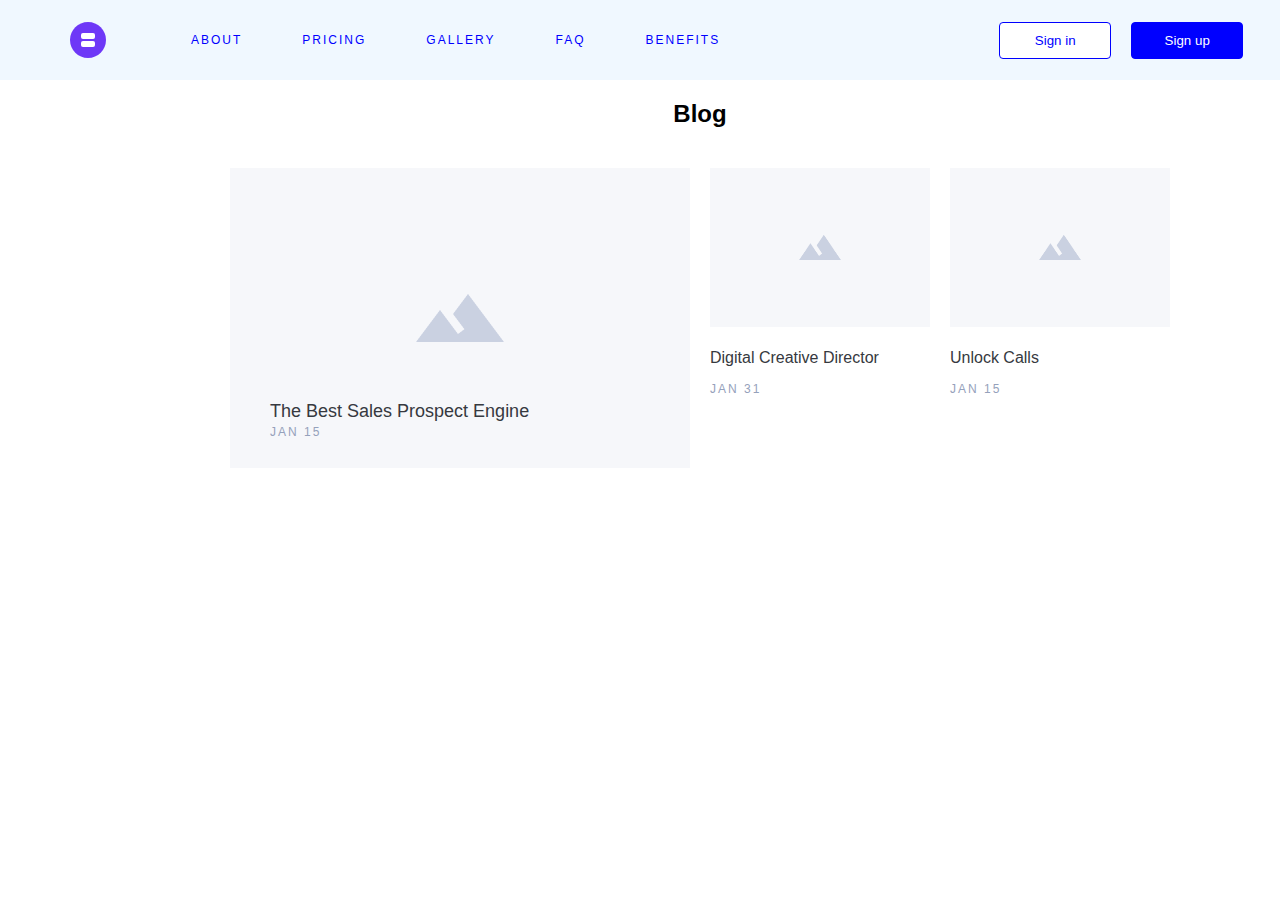
<file: Месяц-2/Lesson-2/index.html>
<!DOCTYPE html>
<html lang="en">
<head>
    <meta charset="UTF-8">
    <meta http-equiv="X-UA-Compatible" content="IE=edge">
    <meta name="viewport" content="width=device-width, initial-scale=1.0">
    <title>Heads</title>
    <link rel="stylesheet" href="./css/index.css">
    <link rel="stylesheet" href="https://cdnjs.cloudflare.com/ajax/libs/font-awesome/6.2.1/css/all.min.css" integrity="sha512-MV7K8+y+gLIBoVD59lQIYicR65iaqukzvf/nwasF0nqhPay5w/9lJmVM2hMDcnK1OnMGCdVK+iQrJ7lzPJQd1w==" crossorigin="anonymous" referrerpolicy="no-referrer" />
</head>
<body>
    <div class="header">
        <div class="container">
                <img src="./images/Logo (1).svg" alt="icon">
                <ul class="list">
                    <li class="list-item"><a href="#">About</a></li>
                    <li class="list-item"><a href="#">Pricing</a></li>
                    <li class="list-item details"><a href="#">Gallery <i class="fa-sharp fa-solid fa-caret-down"></i></a>
                        <ul class="list2">
                            <li class="list2-item">Photo</li>
                            <li class="list2-item">Photo</li>
                            <li class="list2-item">Photo</li>
                            <li class="list2-item">Photo</li>
                        </ul>
                    </li>
                    <li class="list-item"><a href="#">Faq</a></li>
                    <li class="list-item"><a href="#">Benefits</a></li>
                </ul>
                <div class="__btns">
                    <button class="__btns-signin">Sign in</button>
                    <button class="__btns-signup">Sign up</button>
                </div>
        </div>
    </div>
    <main>
        <section class="__container">
            <h2 class="__container-h2">Blog</h2>
            <div class="__container-products">
                <img aria-colcount="__container-products-img" src="./images/Big.png" width="460" height="300" alt="img" class="">
                <div class="__container-products-img-text">
                    <h6 class="__container-products-img-h6">The Best Sales Prospect Engine</h6>
                    <p class="__container-products-img-p">Jan 15</p>
                </div>
                <div class="__container-product">
                    <img class="__container-product-img" src="./images/Big.png" width="220" height="159" alt="Image">
                    <h6 class="__container-product-h6">Digital Creative Director</h6>
                    <p class="__container-product-p">Jan 31</p>
                </div>
                <div class="__container-product">
                    <img class="__container-product-img" src="./images/Big.png" width="220" height="159" alt="Image">
                    <h6 class="__container-product-h6">Unlock Calls</h6>
                    <p class="__container-product-p">Jan 15</p>
                </div>
            </div>
        </section>
    </main>
</body>
</html>
</file>
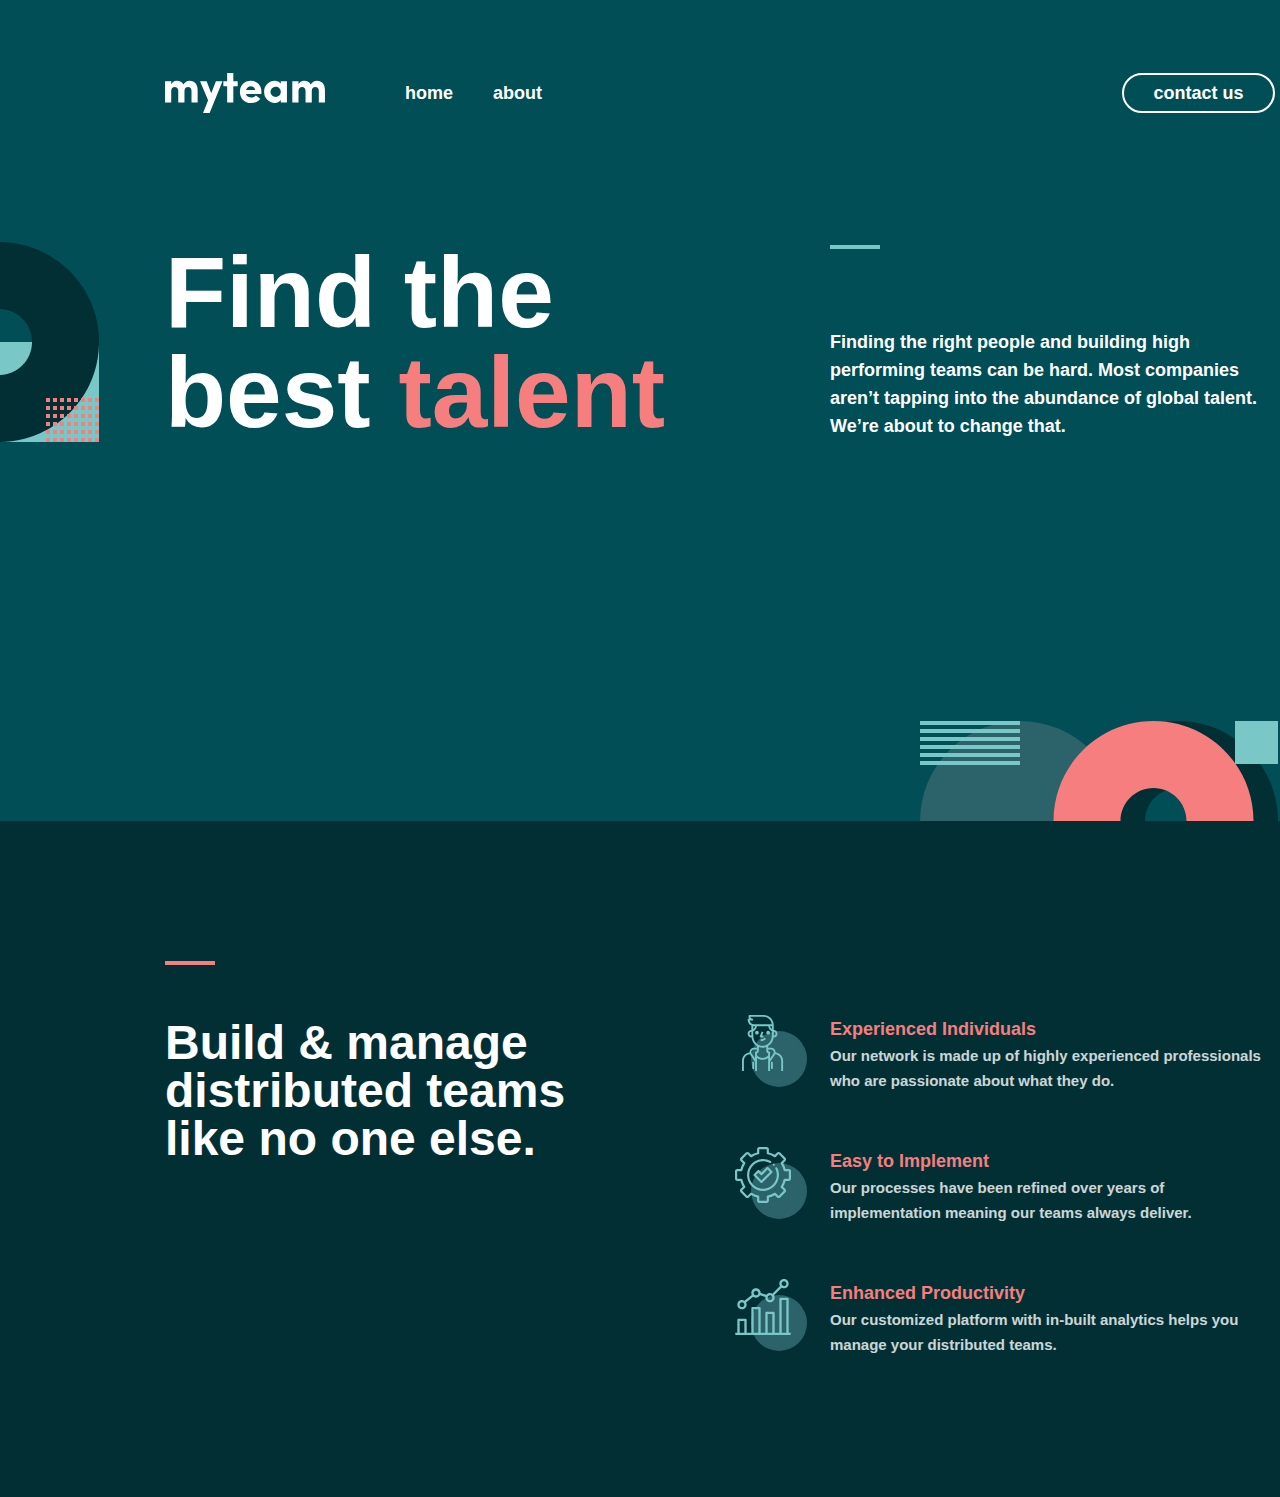
<file: Месяц-2/My team/index.html>
<!DOCTYPE html>
<html lang="en">
<head>
    <meta charset="UTF-8">
    <meta http-equiv="X-UA-Compatible" content="IE=edge">
    <meta name="viewport" content="width=device-width, initial-scale=1.0">
    <link rel="stylesheet" href="./css/index.css">
    <title>Jack's Team</title>
</head>
<body>
    <header class="__header-1"> 
        <div class="container">
            <div class="__header-1_top">
                <img src="./images/myteam-logo.svg" width="160" height="40" alt="myteam-logo">
                <ul>
                    <li><a href="#"> home</a></li>
                    <li><a href="#"> about</a></li>
                </ul>
                <button><a href="#"> contact us</a></button>
            </div>
            <div class="__header-1_middle">
                <h1>Find the <br> best <span> talent</span></h1>
                <div class="__header-1_middle-info">
                    <span></span>
                    <p>Finding the right people and building high performing teams can be hard. Most companies aren’t tapping into the abundance of global talent. We’re about to change that.</p>
                </div>
                <img class="bgimg1" src="./images/Group 8.png" width="200" height="200" alt="bgimg">
                <img src="./images/Group 7.svg" width="358" height="200" alt="bgimg" class="bgimg2">
            </div>
        </div>
    </header>
    <section class="__section-1">
        <div class="container">
            <div class="block-1">
                <div class="block-1-list">
                    <span></span>
                    <h1>Build & manage distributed teams like no one else.</h1>
                </div>
                <div class="block-1-list2">
                    <div class="block-1-item">
                        <img src="./images/Group 11.svg" width="72" height="72" alt="icon">
                        <div class="block-1-item-info">
                            <h6>Experienced Individuals</h6>
                            <p>Our network is made up of highly experienced professionals who are passionate about what they do.</p>
                        </div>
                        
                    </div>
                    <div class="block-1-item">
                        <img src="./images/Group 12.svg" width="72" height="72" alt="icon">
                        <div class="block-1-item-info">
                            <h6>Easy to Implement</h6>
                            <p>Our processes have been refined over years of implementation meaning our teams always deliver.</p>
                        </div>
                        
                    </div>
                    <div class="block-1-item">
                        <img src="./images/Group 13.svg" width="72" height="72" alt="icon">
                        <div class="block-1-item-info">
                            <h6>Enhanced Productivity</h6>
                            <p>Our customized platform with in-built analytics helps you manage your distributed teams.</p>
                        </div>
                        
                    </div>
                </div>
                <img src="./images/Group 8.svg" alt="bgimg" width="200" height="244" class="block-1-bgimg">
            </div>
        </div>
    </section>
    <!-- <picture>
        <source media="(max-width: 477px)" srcset="./images/13.JPG">
        <source media="(max-width: 800px)" srcset="./images/12.jpeg">
        <img src="./images/Group 8.png" style="width: 400px; height: 500px;" alt="">
    </picture> -->
</body>
</html>
</file>
<file: Месяц-2/Lesson-2/css/index.css>
*{
    -webkit-touch-callout: none;
    -webkit-user-select: none;
    -webkit-box-sizing: border-box;
    box-sizing: border-box;
    margin: 0;
    padding: 0;
    text-decoration: none;
    list-style: none;
    font-family: 'Rubik' , sans-serif;
}
:root{
    --color--1: #fff;
    --color--2: #000;
    --color--5: #161616e9;
    --color--3: blue;
    --color--4: aliceblue;
    /* blog colors  */
    --blog--color--1: #363940; 
    --blog--color--2: #95A1BB;; 
    --blog--color--3: #6E38F7; 
}
.container{
    align-items: center;
    justify-content: flex-start;
    width: 1400px;
    padding: 20px 5%;
    background-color: var(--color--4);
    display: flex;
}
.header{
    position: fixed;
    z-index: 2;
}
a{
    color: var(--color--3);
}
.fa-sharp{
    color: var(--color--3);
}
.list-item a:hover{
    color: var(--color--4);
}
.list-item a:hover i{
    color: var(--color--4);
}
.list-item:hover{
    display: block;
    background-color: var(--color--2);
    color: var(--color--4);
    border-top-right-radius: 5px;
    border-top-left-radius: 5px;
}
.list-item:active .list2{
    display: block;
    color: var(--color--4);
    position: absolute;
}
.list-item{
    padding: 10px 20px;
    transition: 0.5s all ease-in-out;
    transition: 0.3s;
    margin-left: 20px;
    font-style: normal;
    font-weight: 500;
    font-size: 12px;
    line-height: 20px;
    letter-spacing: 2px;
    text-transform: uppercase;
}
.list{
    display: flex;
    margin-left: 45px;
    margin-right: 259px;
}
.details{
    padding: 10px 20px;
    transition: 0.3s;
    margin-left: 20px;
    font-style: normal;
    font-weight: 500;
    font-size: 12px;
    line-height: 20px;
    letter-spacing: 2px;
    text-transform: uppercase;
    position: relative;
}
/* .details:hover .list2{
    display: flex;
    justify-content: center;
    align-items: center;
    padding: 20px;
    flex-direction: column;
    
} */
.list2{
    display: none;
    position: absolute;
    background-color: var(--color--1);
    width: 100%;
    margin-top: 10px;
    margin-left: -20px;
    /* padding: 20px; */
}
.list2-item{
    width: 100%;
    color:var(--color--3);
    align-items: center;
    /* margin-bottom: 5px; */
    padding: 10px;
    justify-content: center;
    display: flex;
    background-color: var(--color--4);
    flex-direction: column;
    transition: 0.5s all ease-in-out;
    
}
.list2-item:hover{
    background-color:var(--color--5);
    color: var(--color--1);
}
.__btns{
    display: flex;
    column-gap: 20px;
}
.__btns-signin{
    width: 112px;
    padding: 10px 20px;
    color: var(--color--3);
    background-color: var(--color--1);
    border: 1px solid var(--color--3);
    border-radius: 4px;
}
.__btns-signup{
    width: 112px;
    padding: 10px 20px;
    color: var(--color--1);
    background-color: var(--color--3);
    border: 1px solid var(--color--3);
    border-radius: 4px;
}
main{
    width: 1400px;
    padding: 100px 230px;
}
.__container{
    display: flex;  
    align-items: center;
    flex-direction: column;
}
.__container-h2{
    align-items: center;
    margin-bottom: 40px;
}
.__container-products{
    width: 940px;
    display: flex;
    justify-content: center;
    align-items: start;
}
.__container-products-img{
    width: 460px;
    height: 300px;
    background-size: cover;
}
.__container-product{
    margin-left: 20px;
    width: 220px;
    display: flex;
    flex-direction: column;
}
.__container-product-img{
    width: 220px;
    position: relative;
    height: 159px;
    margin-bottom: 20px;
}
.__container-products-img-text{
    position: absolute;
    left: 270px;
    top: calc( 400px );
}
.__container-products-img-h6{
    width: 275px;
    font-weight: 500;

    font-size: 18px;
    line-height: 22px;
    color: var(--blog--color--1);
}
.__container-products-img-p{
    font-weight: 500;
font-size: 12px;
line-height: 20px;
letter-spacing: 2px;
text-transform: uppercase;
color: var(--blog--color--2);
}
.__container-product-img{
    width: 220px;
    height: 159px;
    /* z-index: 1; */
}
.__container-product-h6{
    width: 100%;
    font-weight: 400;
    font-size: 16px;
    line-height: 22px;
    color: var(--blog--color--1);
    margin-bottom: 10px;
}
.__container-product-p{
    width: 100%;
    font-weight: 500;
    font-size: 12px;
    line-height: 20px;
    letter-spacing: 2px;
    text-transform: uppercase;
    color: var(--blog--color--2);
}
</file>
<file: Месяц-2/My team/css/index.css>
*{
    -webkit-touch-callout: none;
    -webkit-user-select: none;
    -webkit-box-sizing: border-box;
    box-sizing: border-box;
    margin: 0;
    padding: 0;
    text-decoration: none;
    list-style: none;
    font-family: '', sans-serif;
    
}
:root{
    --color-text1:#000; 
    --color-text2: #fff; 
    --color-text3: #014E56; 
    --color-text4: #F67E7E; 
    --color-text5: #012F34; 
    --color-text6: #79C8C7; 
    --color-text7: ; 
    --color-text8: ; 
    --color-text9: ;
    --color-text10: ;
}
@media (min-width: 1200px) {
    
    body{
        width: 1440px;
        margin: 0 auto;
    }
    .__header-1{
        width: 1440px;
        margin: 0 ;
        padding: 73px 165px 250px;
        background: var(--color-text3);
        overflow: hidden;
        
    }
    .container{
        width: 1110px;
        
    }
    .__header-1_top{
        display: flex;
        justify-content: space-between;
        width: 100%;
    }
    .__header-1_top img{
        width: 160px;
        height: 40px;
        /* margin-right: 80px; */
    }
    .__header-1_top ul{
        width: 140px;
        margin-left: -500px;
        display: flex;
        align-items: center;
        justify-content: center;
        column-gap: 40px;
    }
    .__header-1_top ul li a{
        font-weight: 600;
        font-size: 18px;
        line-height: 28px;
        color: var(--color-text2);
    }
    .__header-1_top button{
        width: 153px;
        border: 2px solid var(--color-text2);
        background-color: var(--color-text3);
        border-radius: 24px;
    }
    .__header-1_top button a{
        color: var(--color-text2);
        font-weight: 600;
        font-size: 18px;
        line-height: 28px;
    }
    .__header-1_middle{
        width: 100%;
        padding: 129px 0;
        display: flex;
        align-items: center;
        position: relative;
        justify-content: space-between;
    }
    .__header-1_middle h1{
        width: 635px;
        font-weight: 700;
        font-size: 100px;
        line-height: 100px;
        color: var(--color-text2);
        z-index: 2;
        transition: all 0.2s ease-in;
    }
    .__header-1_middle h1:hover{
        padding-left: 20px;
        border-left: 10px solid var(--color-text6);
        border-radius: 10px;
        cursor: default;
        
    }
    .__header-1_middle h1 span{
        color: var(--color-text4);
    }
    .__header-1_middle-info{
        width: 445px;
        z-index: 2;
        display: flex;
        /* align-items: start;     */
        flex-direction: column;
        transition: all 0.2s ease;
    }
    .__header-1_middle-info:hover{
        border-bottom: 10px solid var(--color-text6);
        padding-bottom: 10px;
        border-radius: 10px;
    }
    .__header-1_middle-info span{
        width: 50px;
        height: 4px;
        background-color: var(--color-text6);
        margin-bottom: 79px;
    }
    .__header-1_middle-info p{
        font-weight: 600;
        font-size: 18px;
        line-height: 28px;
        color: var(--color-text2)
    }
    .__header-1_middle .bgimg1{
        position: absolute;
        left: -266px;
        top: auto;
        transition: all 1s;
        animation-duration: 5s;
        animation-iteration-count: 2;
        animation-direction: alternate;
        animation-name: animation1;
    }
    .__header-1_middle .bgimg1:hover{
        transform: rotate(-30deg);
    }
    .__header-1_middle .bgimg2{
        position: absolute;
        top: 558px;
        left: 755px;
        transition: all 1s;
        animation-duration: 15s;
        animation-iteration-count: 2;
        animation-direction: alternate;
        animation-name: animation2;
    }
    .__header-1_middle .bgimg2:hover{
        transform: scale(1.3);
        /* top */
    }
    /* @keyframes animation2 {
        0%   { top: 558px;left: 755px;}
        25%  {top: 229px;left: 388px;}
        50%  {top: -100px;left: 100px;}
        100% {top: 300px; left: 200px;}
    }
    @keyframes animation1 {
        0%   { top: auto;left: -266px;}
        25%  {top: -266px;left: 0px;}
        50%  {top: -100px;left: 100px;}
        100% {top: 300px; left: 200px;}
    } */
    .__section-1{
        margin: 0 auto;
        padding: 140px 165px;
        width: 1440px;
        background: #012F34;
        overflow: hidden;
    }
    .block-1{
        width: 100%;
        display: flex;
        justify-content:space-between;
        position: relative;
    }
    .block-1 span{
        width: 50px;
        height: 4px;
        background: #F67E7E;
        margin-bottom: 54px;
    }
    .block-1 h1{
        width: 445px;
        font-weight: 700;
        font-size: 48px;
        line-height: 48px;
        color: var(--color-text2);
    }
    .block-1-list{
        width: 540px;
        display: flex;
        flex-direction: column;
        /* row-gap: 32px; */
        transition: all 0.5s;
    }
    .block-1-list2{
        width: 540px;
        display: flex;
        flex-direction: column;
        z-index: 2;
        transition: all 0.5s ease-out;
    }
    .block-1-list2:hover{
        margin-right: 20px;
        cursor: pointer;
    }
    .block-1-list:hover{
        margin-left: 20px;
        cursor: pointer;
    }
    .block-1-item{
        width: 540px;
        display: flex;
        justify-content: space-between;
        margin-top: 54px;
    }
    .block-1-item h6{
        font-weight: 700;
        font-size: 18px;
        line-height: 28px;
        color: var(--color-text4);
    }
    .block-1-item p{
        font-weight: 600;
        font-size: 15px;
        line-height: 25px;
        color: var(--color-text2);
        mix-blend-mode: normal;
        opacity: 0.8;
    }
    .block-1-item-info{
        width: 445px;
        row-gap: 16px;
    }
    .block-1-bgimg{
        position: absolute;
        width: 200px;
        height: 244px;
        position: absolute;
        top: 295px;
        left: 1175px;
        transition: all 1s;
    }
    .block-1-bgimg:hover{
        left: 950px;
        top: 240px;
        transform: scale(1.4);
    }
    
    
    
    
    
    
    
}
@media (max-width:477px) {
    
    
    
    
    
    body{
        width: 377px;
        margin: 0 auto;
    }
    .__header-1{
        width: 377px;
        margin: 0 auto;
        /* padding: 73px 165px 250px; */
        background: var(--color-text3);
        overflow: hidden;
        
    }
    .container{
        width: 100%;
        
    }
    .__header-1_top{
        display: flex;
        justify-content: space-between;
        width: 100%;
    }
    .__header-1_top img{
        width: 127px;
        height: 32px;
        margin-left: 24px;
        margin-bottom: 80px;
    }
    .__header-1_top ul{
        /* width: 140px;
        margin-left: -500px;
        display: flex;
        align-items: center;
        justify-content: center;
        column-gap: 40px;
         */
        display: none;
    }
    .__header-1_top ul li a{
        font-weight: 600;
        font-size: 18px;
        line-height: 28px;
        color: var(--color-text2);
    }
    .__header-1_top button{
        width: 153px;
        border: 2px solid var(--color-text2);
        background-color: var(--color-text3);
        border-radius: 24px;
        display: none;
    }
    .__header-1_top button a{
        color: var(--color-text2);
        font-weight: 600;
        font-size: 18px;
        line-height: 28px;
    }
    .__header-1_middle{
        width: 327px;
        margin: 0 auto;
        /* padding: 129px 0; */
        display: flex;
        align-items: center;
        position: relative;
        flex-direction: column;
    }
    .__header-1_middle h1{
        width: 327px;
        font-weight: 700;
        font-size: 40px;
        line-height: 40px;
        text-align: center;
        color: var(--color-text2);
        margin-bottom: 18px;
        z-index: 2;
        transition: all 0.2s ease-in;
    }
    /* .__header-1_middle h1:hover{
        padding-left: 20px;
        border-left: 10px solid var(--color-text6);
        border-radius: 10px;
        cursor: default;
        
    } */
    .__header-1_middle h1 span{
        color: var(--color-text4);
    }
    .__header-1_middle-info{
        width: 327px;
        z-index: 2;
        display: flex;
        align-items: center;    
        flex-direction: column;
        transition: all 0.2s ease;
        margin-bottom: 197px;
    }
    /* .__header-1_middle-info:hover{
        border-bottom: 10px solid var(--color-text6);
        padding-bottom: 10px;
        border-radius: 10px;
    } */
    .__header-1_middle-info span{
        width: 50px;
        height: 4px;
        background-color: var(--color-text6);
        margin-bottom: 79px;
        display: none;
    }
    .__header-1_middle-info p{
        width: 327px;
        font-weight: 600;
        font-size: 15px;
        line-height: 28px;
        text-align: center;
        color: var(--color-text2)
    }
    .__header-1_middle .bgimg1{
        position: absolute;
        left: -266px;
        top: auto;
        transition: all 1s;
        animation-duration: 5s;
        animation-iteration-count: 2;
        animation-direction: alternate;
        animation-name: animation1;
        display: none;
    }
    .__header-1_middle .bgimg1:hover{
        transform: rotate(-30deg);
    }
    .__header-1_middle .bgimg2{
        position: absolute;
        top: 230px;
        left: -15px;
        transition: all 1s;
        animation-duration: 15s;
        animation-iteration-count: 2;
        animation-direction: alternate;
        animation-name: animation2;
    }
    .__header-1_middle .bgimg2:hover{
        transform: scale(1.3);
        /* top */
    }
    /* @keyframes animation2 {
        0%   { top: 558px;left: 755px;}
        25%  {top: 229px;left: 388px;}
        50%  {top: -100px;left: 100px;}
        100% {top: 300px; left: 200px;}
    }
    @keyframes animation1 {
        0%   { top: auto;left: -266px;}
        25%  {top: -266px;left: 0px;}
        50%  {top: -100px;left: 100px;}
        100% {top: 300px; left: 200px;}
    } */
    .__section-1{
        /* margin: 0 auto;
        padding: 140px 165px;
        width: 1440px;
        background: #012F34;
        overflow: hidden; */
    }
    .block-1{
        /* width: 100%;
        display: flex;
        justify-content:space-between;
        position: relative; */
    }
    .block-1 span{
        /* width: 50px;
        height: 4px;
        background: #F67E7E;
        margin-bottom: 54px; */
    }
    .block-1 h1{
        /* width: 445px;
        font-weight: 700;
        font-size: 48px;
        line-height: 48px;
        color: var(--color-text2); */
    }
    .block-1-list{
        /* width: 540px;
        display: flex;
        flex-direction: column; */
        /* row-gap: 32px; */
        transition: all 0.5s;
    }
    .block-1-list2{
        /* width: 540px;
        display: flex;
        flex-direction: column;
        z-index: 2;
        transition: all 0.5s ease-out; */
    }
    .block-1-list2:hover{
        /* margin-right: 20px;
        cursor: pointer; */
    }
    .block-1-list:hover{
        /* margin-left: 20px;
        cursor: pointer; */
    }
    .block-1-item{
        /* width: 540px;
        display: flex;
        justify-content: space-between;
        margin-top: 54px; */
    }
    .block-1-item h6{
        /* font-weight: 700;
        font-size: 18px;
        line-height: 28px;
        color: var(--color-text4); */
    }
    .block-1-item p{
        /* font-weight: 600;
        font-size: 15px;
        line-height: 25px;
        color: var(--color-text2);
        mix-blend-mode: normal;
        opacity: 0.8; */
    }
    .block-1-item-info{
        /* width: 445px;
        row-gap: 16px; */
    }
    .block-1-bgimg{
        /* position: absolute;
        width: 200px;
        height: 244px;
        position: absolute;
        top: 295px;
        left: 1175px;
        transition: all 1s;
    } */
    /* .block-1-bgimg:hover{ */
        /* left: 950px;
        top: 240px;
        transform: scale(1.4); */
    }
    }
    
    
    
    
    
    
    
    
    
    
    
    
}
</file>
